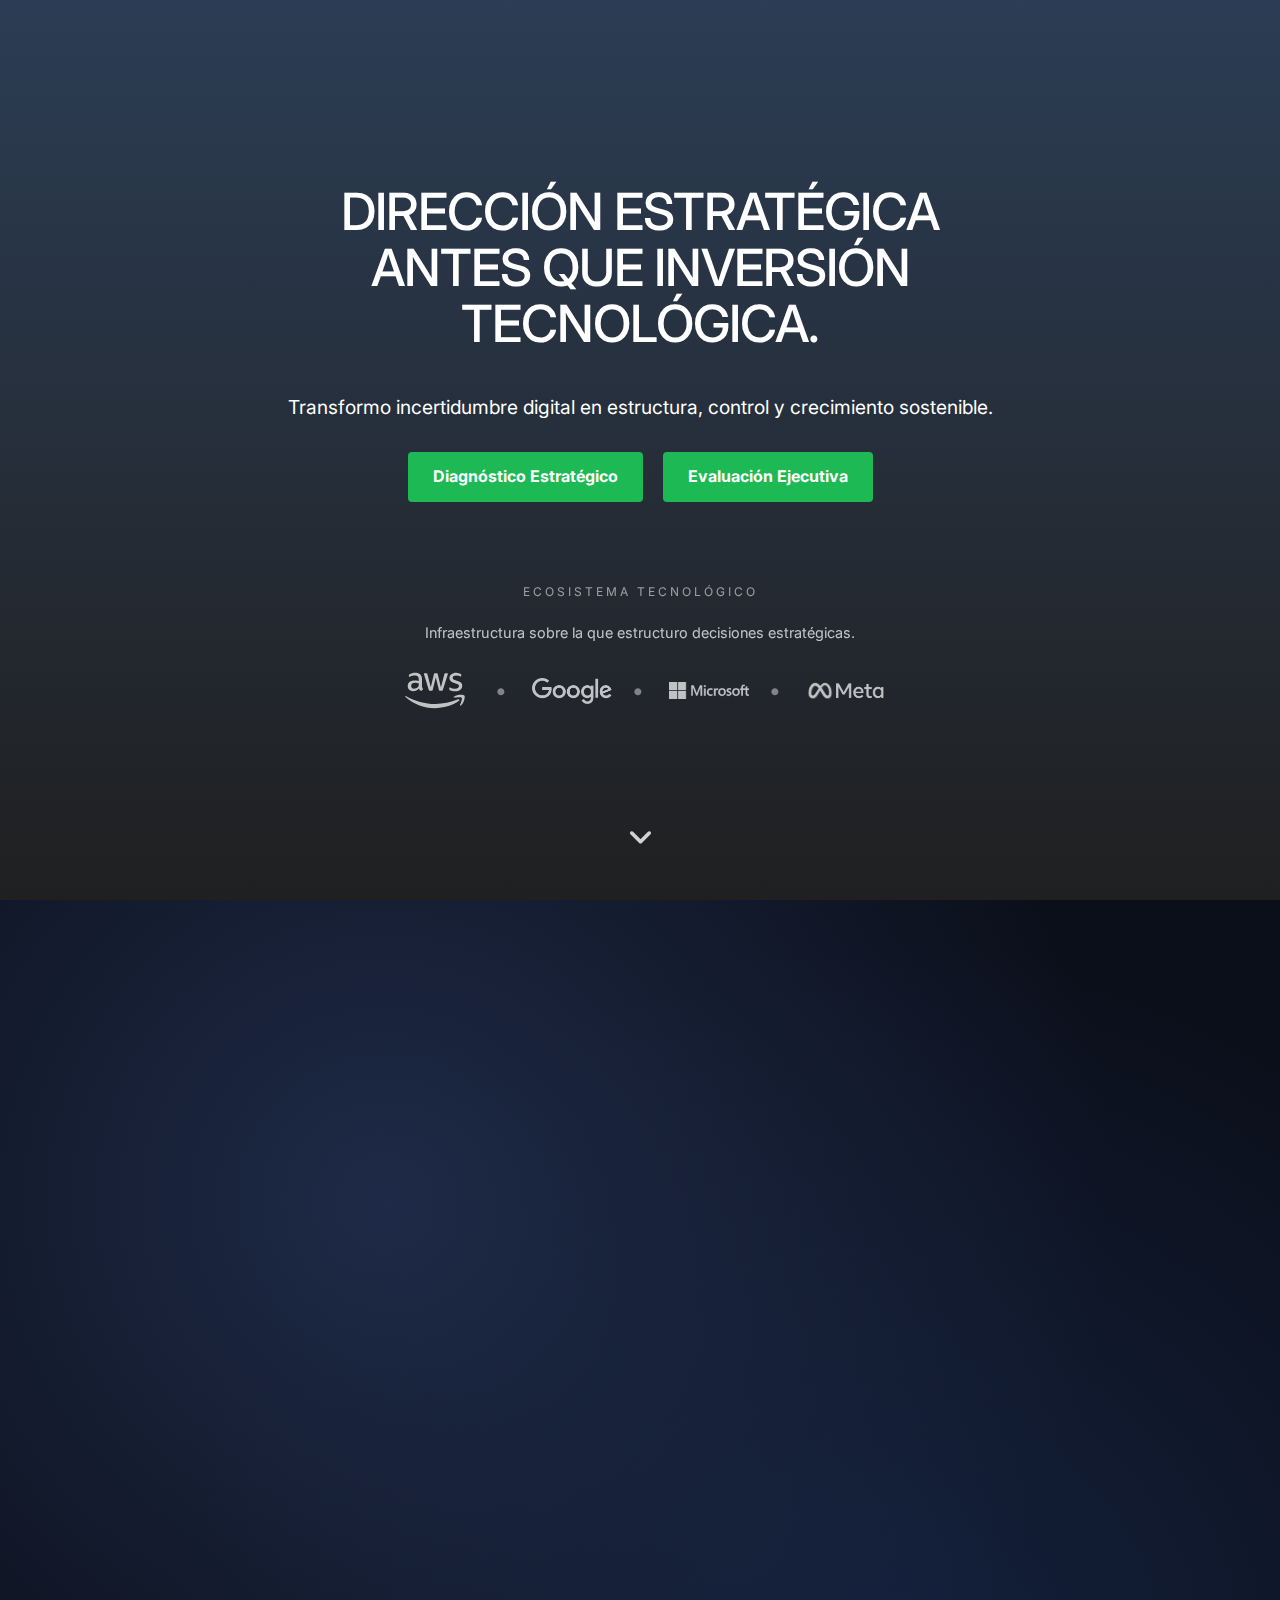
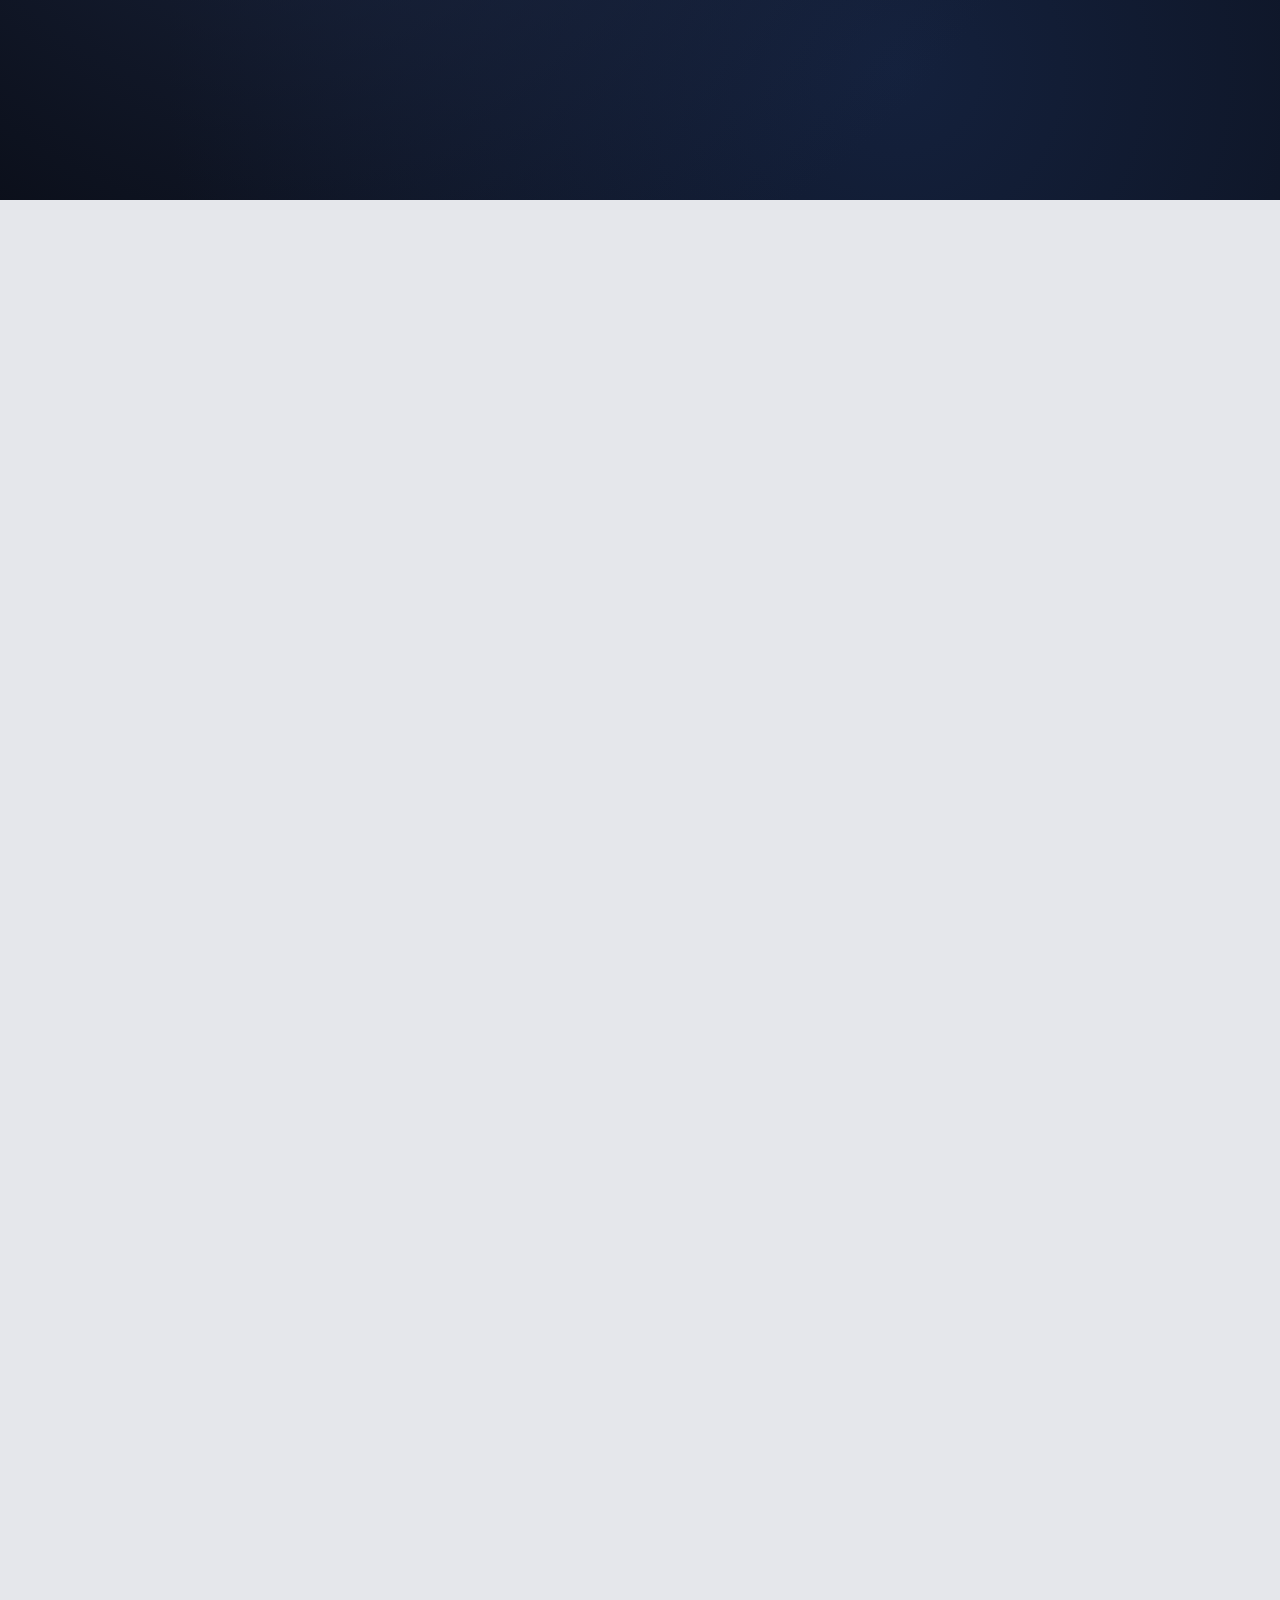
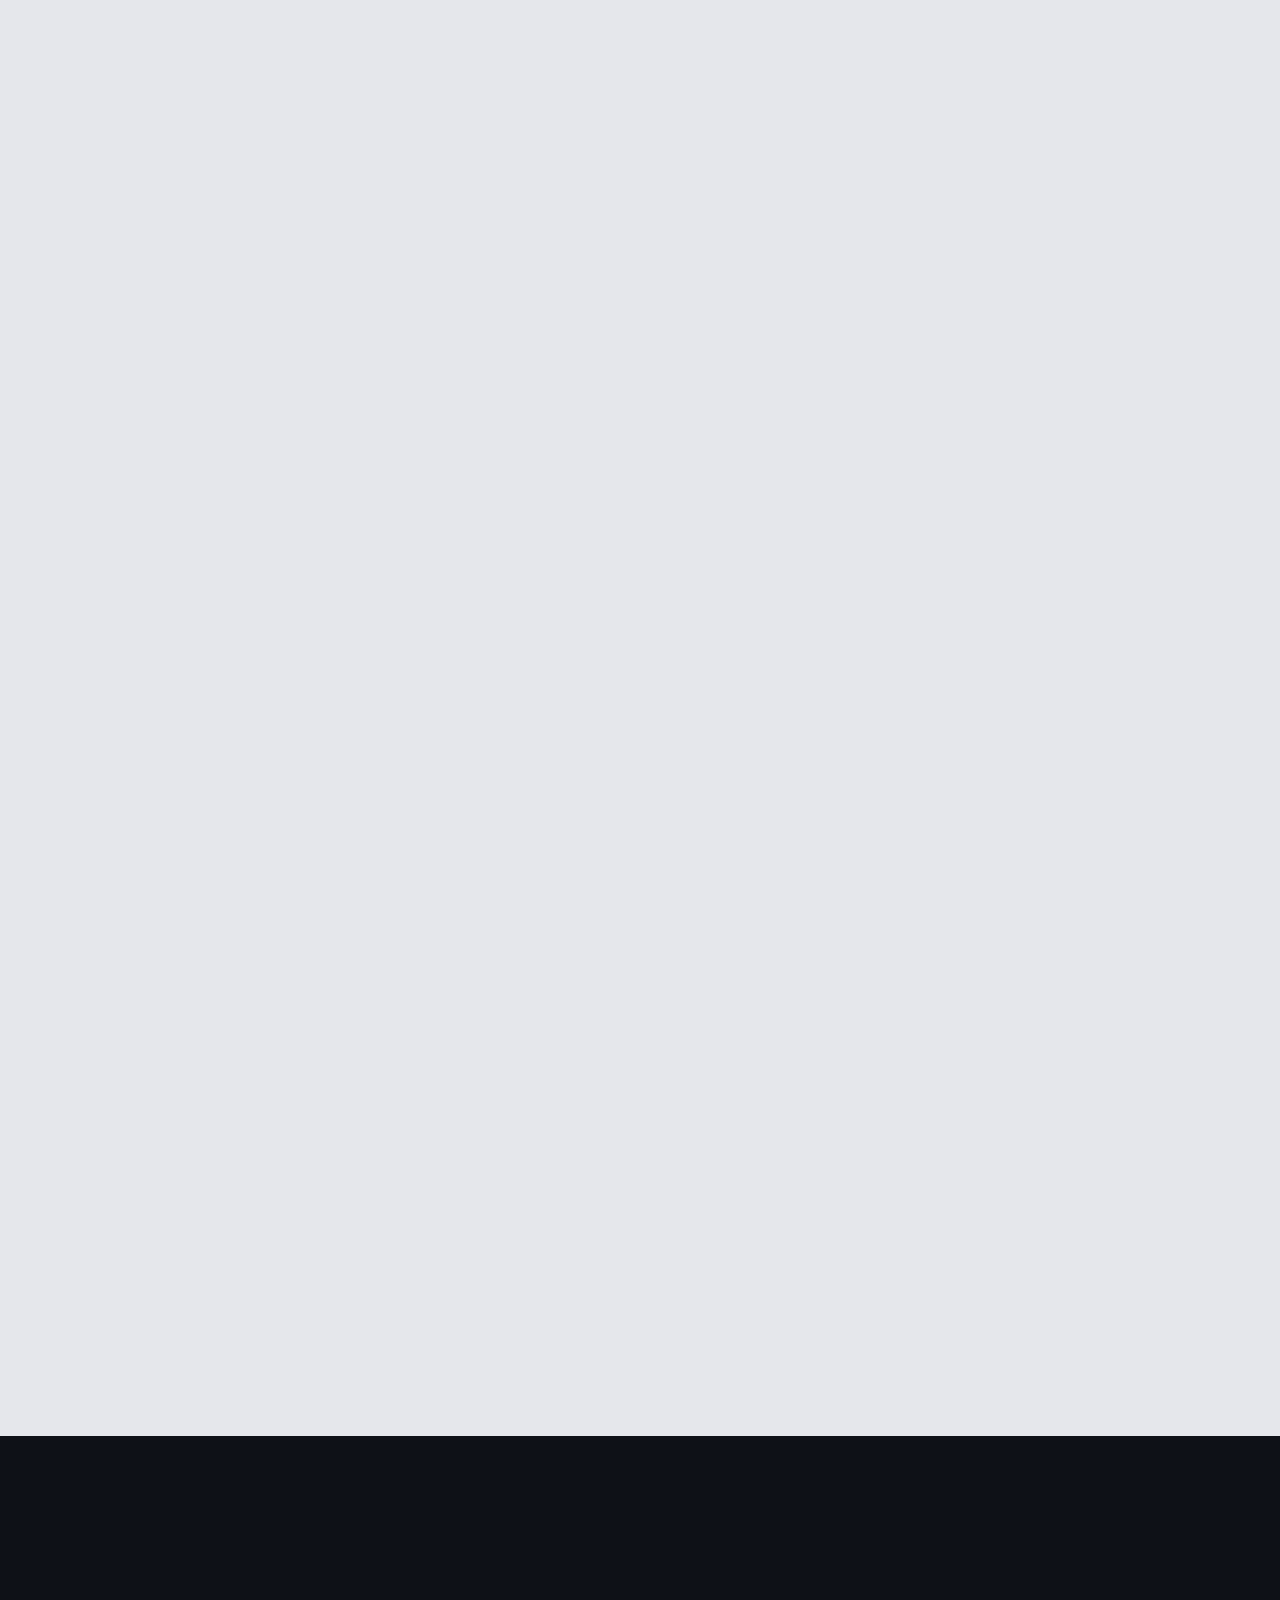
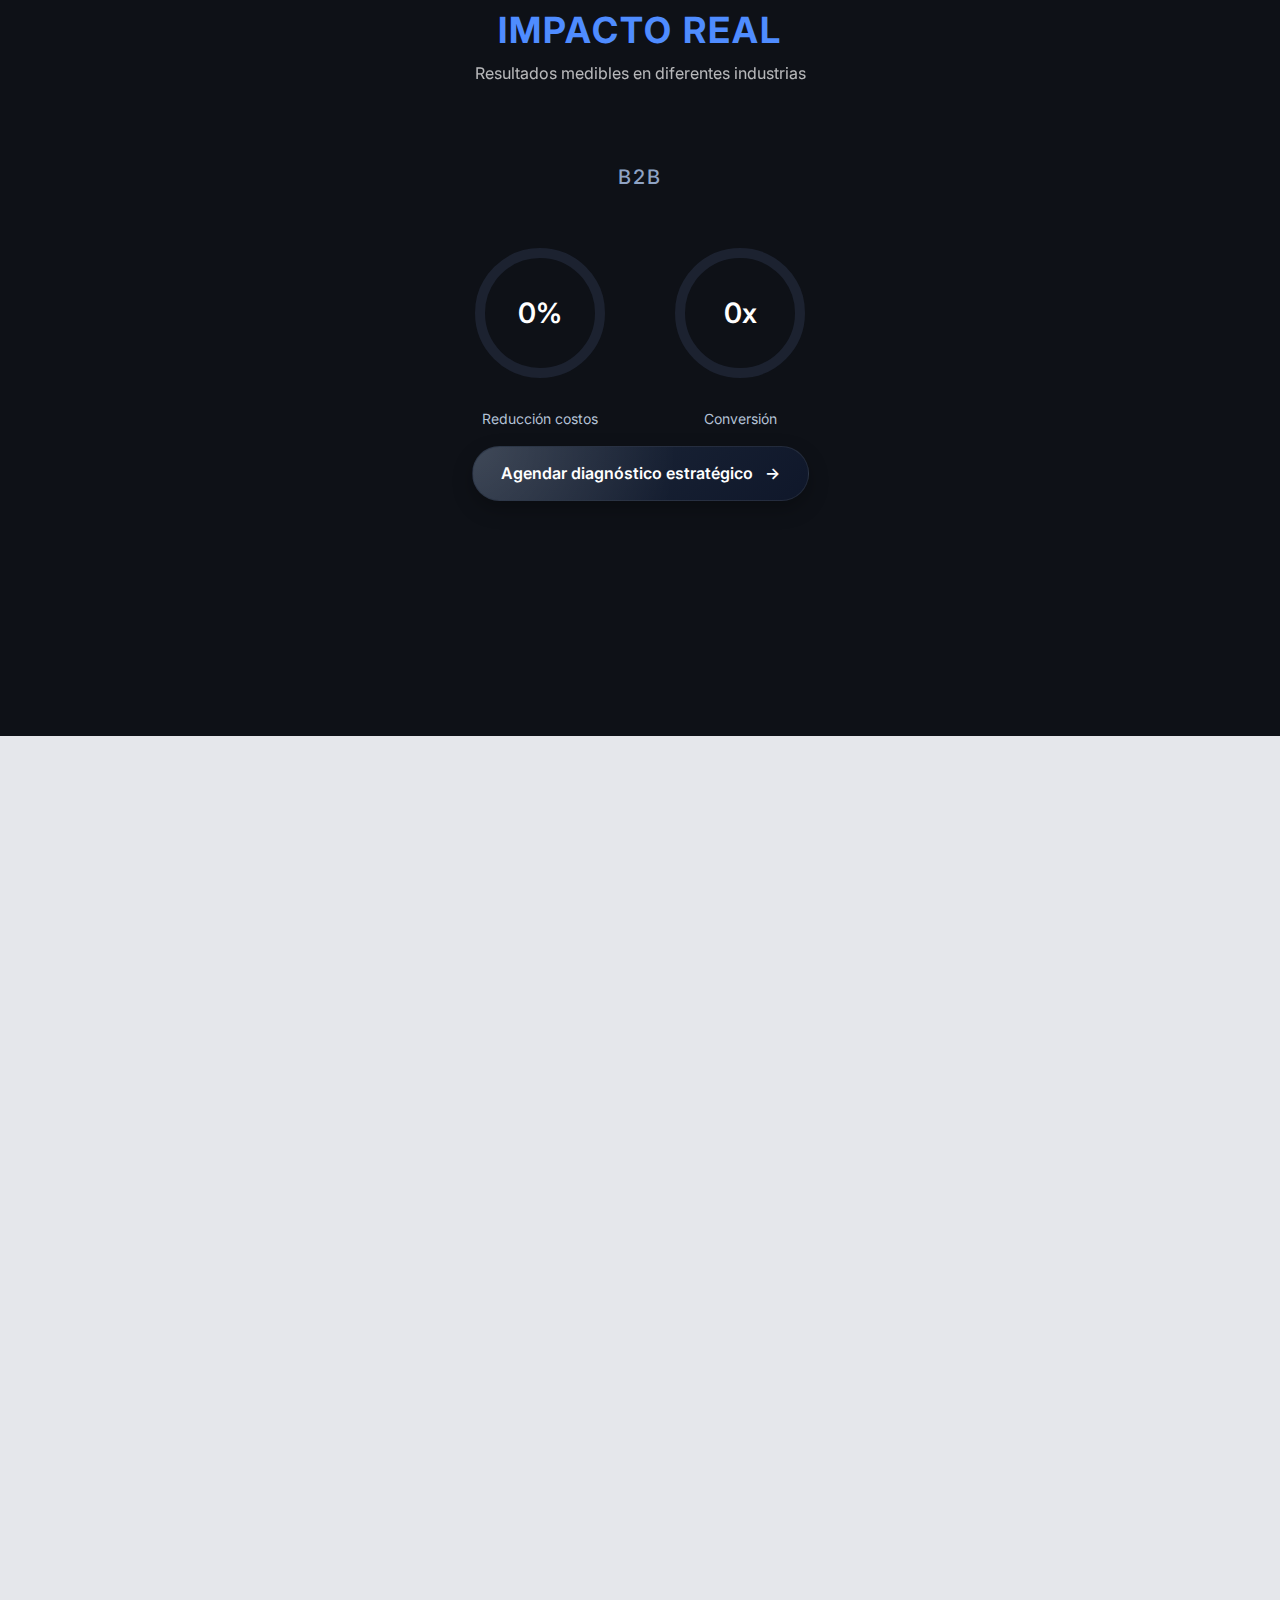
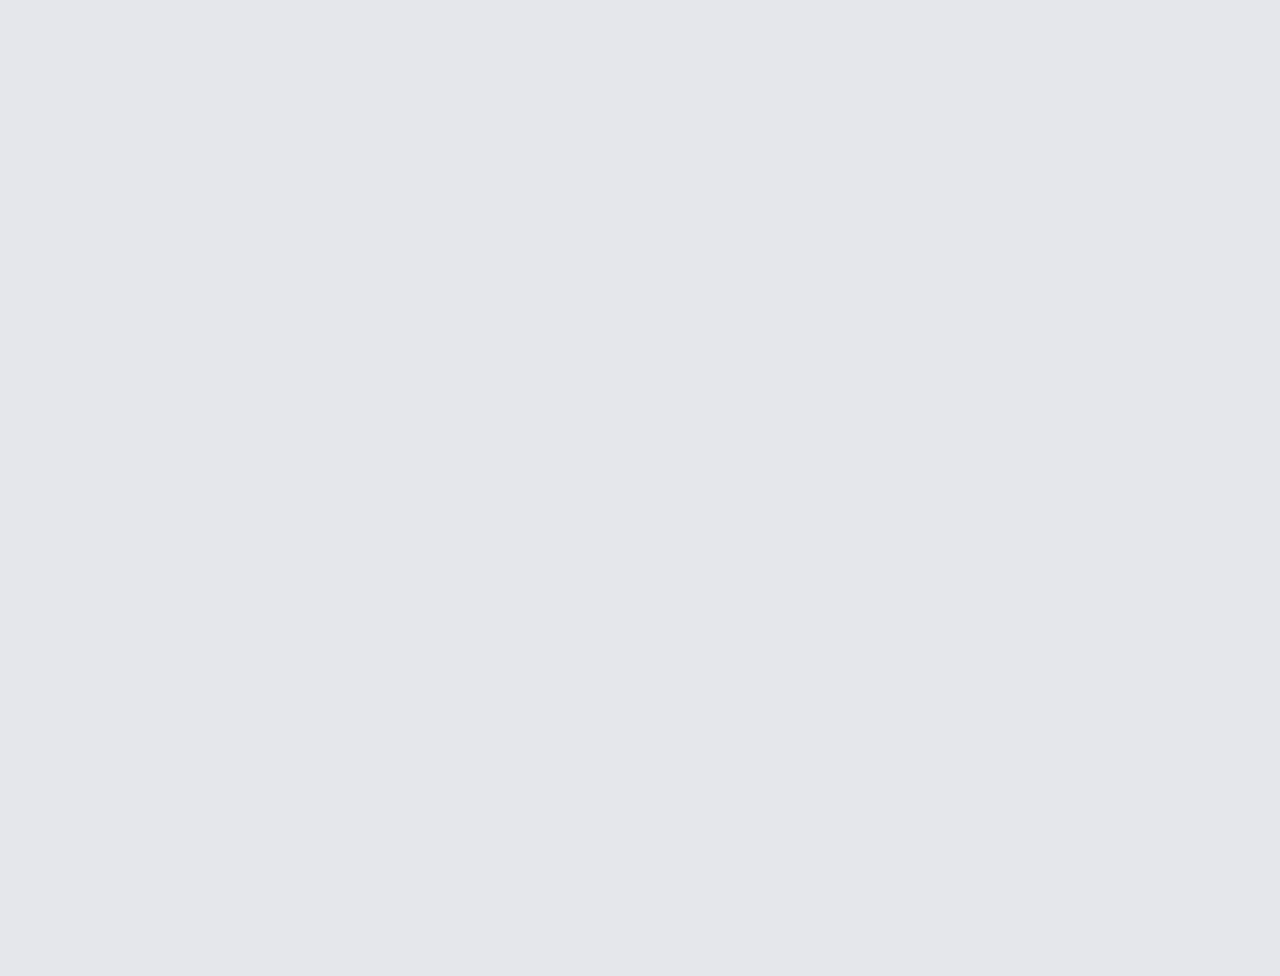
<file: index.html>
<!DOCTYPE html>
<html lang="es">
<head>
  <meta charset="UTF-8">
  <meta name="viewport" content="width=device-width, initial-scale=1.0">
  <link href="https://fonts.googleapis.com/css2?family=Inter:wght@400;600;700&display=swap" rel="stylesheet">

  <!-- Link Fontawsome -->
  <link rel="stylesheet"
href="https://cdnjs.cloudflare.com/ajax/libs/font-awesome/6.5.1/css/all.min.css">

  <!-- SEO -->
  <title>Estratega Digital | ROI y Escalabilidad Empresarial</title>
  <meta name="description" content="Diagnóstico y estrategia digital para empresas que buscan reducir riesgo, escalar con tecnología rentable y mejorar su ROI.">
  <meta name="keywords" content="Consultoría estratégica digital empresarial, Estratega digital para empresas, Transformación digital con ROI">
  <meta name="author" content="Estratega Digital">

  <!-- Open Graph -->
  <meta property="og:title" content="Estratega Digital | ROI y Escalabilidad Empresarial">
  <meta property="og:description" content="Diagnóstico estratégico y arquitectura digital para empresas que buscan dirección y control.">
  <meta property="og:type" content="website">

  <style>
    :root {
      --azul-oscuro: #0B1F3A;
      --negro: #0A0A0A;
      --gris: #E5E7EB;
      --gris-oscuro: #1F2937;
      --verde-acento: #1DB954;
    }

    * {
      margin: 0;
      padding: 0;
      box-sizing: border-box;
      font-family: 'Inter', sans-serif;
      scroll-behavior: smooth;
    }

    body {
      background-color: var(--gris);
      color: var(--gris-oscuro);
      line-height: 1.6;
      overflow-x: hidden;
    }

    section {
      min-height: 100vh;
      padding: 80px 10%;
      display: flex;
      flex-direction: column;
      justify-content: center;   /* centra vertical */
    }

    h1, h2, h3 {
      margin-bottom: 20px;
    }

    h1 {
      font-size: 2.5rem;
    }

    h2 {
      font-size: 2rem;
      color: var(--azul-oscuro);
      text-transform: uppercase;
      font-weight: 600;
      letter-spacing: 2px;
      line-height: 1.1;
    }

    p {
      margin-bottom: 15px;
    }

    /* HERO */
    .hero {
      min-height: 100dvh; /* 👈 clave moderna */
      display: flex;
      flex-direction: column;
      background: linear-gradient(rgba(11,31,58,0.85), rgba(10,10,10,0.9)),
                  url('https://images.unsplash.com/photo-1507679799987-c73779587ccf') center/cover fixed;
      color: white;
      text-align: center;
      padding: 120px 10%;
      align-items: center;
      margin: auto;
      position: relative;
    }

    .hero h1 {
      font-size: 3.2rem;
      font-weight: 500;
      line-height: 1.1;
      letter-spacing: -1px;
      max-width: 900px;
      text-transform: uppercase;
    }

    .hero p {
      font-size: 1.2rem;
      max-width: 800px;
      margin: 20px auto;
    }

    .button-cta {
      display: flex;
    }

    .btn {
      display: inline-block;
      padding: 12px 25px;
      margin: 10px;
      background-color: var(--verde-acento);
      color: white;
      text-decoration: none;
      font-weight: bold;
      border-radius: 4px;
      transition: 0.3s;
    }

    .btn:hover {
      opacity: 0.8;
      transform: translateY(-3px);
    }

    .platforms-block {
      margin-top: 70px;
      display: flex;
      flex-direction: column;
      align-items: center;
      gap: 20px;
      opacity: 0.9;
    }

    .platforms-label {
      font-size: 0.75rem;
      text-transform: uppercase;
      letter-spacing: 3px;
      color: rgba(255,255,255,0.6);
    }

    .platforms-text {
      font-size: 0.9rem;
      max-width: 600px;
      text-align: center;
      color: rgba(255,255,255,0.8);
      margin: 0;
    }

    .logos {
      display: flex;
      align-items: center;
      gap: 25px;
      opacity: 0.8;
    }

    .logo-item {
      display: flex;
      align-items: center;
      position: relative;
    }

    /* Punto automático */
    .logo-item:not(:last-child)::after {
      content: "•";
      margin-left: 20px;
      font-size: 22px;
      color: rgba(255, 255, 255, 0.6);
    }

    .logos img {
      max-width: 80px;
      height: auto;
      filter: grayscale(100%) brightness(0) invert(1);
      transition: all 0.4s ease;
    }

    .logos img:hover {
      filter: grayscale(0%);
      transform: scale(1.05);
      opacity: 1;
    }

    /* DOLOR */
    .dark-section {
      background-color: var(--azul-oscuro);
      color: white;
    }

    .dark-section h2 {
      color: #ffffff;
      text-align: center;
    }

    .dark-section > p {
      text-align: center;
      max-width: 800px;
      margin: 0 auto 60px;
    }

    .dark-section ul {
      margin-top: 20px;
      list-style: none;
    }

    .dark-section li {
      margin-bottom: 10px;
    }

    /* ===== PROBLEMAS / HITOS ===== */
    .problems-grid {
        display: grid;
        grid-template-columns: repeat(auto-fit, minmax(220px, 1fr));
        /*grid-template-columns: repeat(3, 1fr);*/
        gap: 32px;
        list-style: none;
        padding: 0;
        margin: 60px 0;
        justify-content: center;
        margin: auto;
        max-width: 800px;
    }

    /* Card */
     .problem-card {
        transform: translateY(20px);
        animation: fadeUp 0.8s ease forwards;
    }

    .problems-grid li {
        background: rgba(102,126,234,0.08);
        border-radius: 12px;
        padding: 0.75rem 1rem;
        font-weight: 500;
    }

    /* Icono centrado */
    .problem-icon {
        width: 56px;
        height: 56px;
        margin: 0 auto 22px;
        border-radius: 50%;
        background: linear-gradient(135deg, #0B1F3A, #1DB954);
        display: flex;
        align-items: center;
        justify-content: center;
    }

    /* Icono */
    .problem-icon i {
        font-size: 22px;              /* más pequeño */
        color: #ffffff;
    }

    /* Texto */
    .problem-card p {
        font-size: 1rem;
        line-height: 1.5;
        margin: 0;
        font-weight: 500;
        text-align: center;
    }

    @media (max-width: 640px) {
        .problems-grid {
            grid-template-columns: 1fr;
        }
    }

    /*Lo que soluciono*/
    /* Grid de servicios */
    .services-grid {
    display: grid;
    grid-template-columns: repeat(auto-fit, minmax(320px, 1fr));
    gap: 2rem;
    margin-bottom: 4rem;
    }

    /* Cards de servicio */
.service-card {
    border-radius: 20px;
    padding: 2.5rem;
    box-shadow: 0 4px 6px rgba(0, 0, 0, 0.05);
    transition: all 0.3s ease;
    position: relative;
    overflow: hidden;
    }

    .service-card::before {
        content: '';
        position: absolute;
        top: 0;
        left: 0;
        right: 0;
        height: 4px;
        background: linear-gradient(90deg, #0B1F3A, #1DB954);
        transform: scaleX(0);
        transition: transform 0.3s ease;
        }
        .service-card:hover {
        transform: translateY(-10px);
        box-shadow: 0 20px 40px rgba(0, 0, 0, 0.1);
        }
        .service-card:hover::before {
        transform: scaleX(1);
        }

        /* Card destacada */
.service-card.featured {
    border: 2px solid #667eea;
    background: linear-gradient(135deg, #667eea05, #764ba205);
    }
    .featured-badge {
    position: absolute;
    top: 20px;
    right: 20px;
    background: linear-gradient(135deg, #0B1F3A, #1DB954);
    color: white;
    padding: 0.25rem 0.75rem;
    border-radius: 20px;
    font-size: 0.75rem;
    font-weight: 700;
    }

    /* Icono del servicio */
.service-icon {
    width: 70px;
    height: 70px;
    background: linear-gradient(135deg, #0B1F3A15, #1DB95415);
    border-radius: 15px;
    display: flex;
    align-items: center;
    justify-content: center;
    margin-bottom: 1.5rem;
    transition: all 0.3s ease;
    }
    .service-card:hover .service-icon {
      background: linear-gradient(135deg, #0B1F3A, #1DB954);
    transform: scale(1.1);
    }
    .service-icon i {
    font-size: 2rem;
    color: #667eea;
    transition: color 0.3s ease;
    }

    .service-card:hover .service-icon i {
        color: white;
        }
        /* Título del servicio */
        .service-title {
        font-size: 1.5rem;
        font-weight: 700;
        color: #2d3748;
        margin-bottom: 1rem;
        }
        body.dark .service-title {
        color: #ffffff;
        }
        /* Descripción */
        .service-description {
        color: #718096;
        line-height: 1.6;
        margin-bottom: 1.5rem;
        }

  /* Lista de características */
  .service-features {
            list-style: none;
            padding: 0;
            margin: 0 0 1.5rem 0;
            }
            .service-features li {
            padding: 0.5rem 0;
            color: #4a5568;
            display: flex;
            align-items: center;
            gap: 0.75rem;
            }
            body.dark .service-features li {
            color: #a0aec0;
            }

            .service-features i {
                color: #48bb78;
                font-size: 0.875rem;
                }
                /* Link del servicio */
                .service-link {
                color: #667eea;
                font-weight: 600;
                text-decoration: none;
                display: inline-flex;
                align-items: center;
                gap: 0.5rem;
                transition: all 0.3s ease;
                }
                .service-link:hover {
                gap: 1rem;
                }
                .service-link i {
                transition: transform 0.3s ease;
                }

                .service-link:hover i {
                    transform: translateX(5px);
                    }
                    /* CTA final */
                    .services-cta {
                    text-align: center;
                    background: linear-gradient(135deg, #667eea, #764ba2);
                    border-radius: 20px;
                    padding: 3rem 2rem;
                    color: white;
                    }
                    .services-cta h3 {
                    font-size: 2rem;
                    margin-bottom: 1rem;
                    }
                    .services-cta p {
                    font-size: 1.125rem;
                    margin-bottom: 2rem;
                    opacity: 0.95;
                    }

                    .services-cta .btn-primary {
                        background: white;
                        color: #667eea;
                        }
                        .services-cta .btn-primary:hover {
                        background: #f7fafc;
                        transform: translateY(-3px);
                        }
                        /* Responsive */
                        @media (max-width: 640px) {
                        .services-modern {
                        padding: 4rem 1rem;
                        }

                        .section-title {
                            font-size: 2rem;
                        }
                        
                        .section-subtitle {
                            font-size: 1rem;
                        }
                        
                        .services-grid {
                            grid-template-columns: 1fr;
                        }
                        
                        .service-card {
                            padding: 2rem 1.5rem;
                        }

                        .service-icon{
                            display: flex;
                            justify-content: center;
                            margin: auto;
                        }
                        
                        .services-cta h3 {
                            font-size: 1.5rem;
                        }
                    }

    /* ===== FRASE ESTRATÉGICA ===== */
    .strategic-quote {
      margin: 100px auto 0;
      text-align: center;
      max-width: 800px;
    }

    .strategic-quote p {
      font-size: 1.4rem;
      line-height: 1.6;
      font-weight: 400;
      color: rgba(255,255,255,0.75);
      letter-spacing: 0.5px;
    }

    .strategic-quote span {
      display: block;
      margin-top: 10px;
      font-weight: 600;
      font-size: 1.6rem;
      color: #ffffff;
      letter-spacing: 1px;
    }

    /* ===== SLIDER HITOS ===== */
    .slider-progress {
        position: absolute;
        top: 0;
        left: 0;
        height: 4px;
        background: #1DB954;
        width: 0%;
        transition: width 6s linear;
        box-shadow: 0 0 10px rgba(79,140,255,0.6);
        z-index: 10;
    }

    .milestones-slider {
        position: relative;
        width: 100%;
        min-height: 420px;
        overflow: hidden;
        display: flex;
        align-items: center;
        justify-content: center;
        border-radius: 18px;
        margin: 100px 0;
    }

    /* Slides */
    .milestone-slide {
        position: absolute;
        inset: 0;
        padding: 80px 60px;
        display: flex;
        flex-direction: column;
        justify-content: center;
        align-items: center;
        text-align: center;

        background: linear-gradient(145deg, #0B1F3A, #111827);
        border-radius: 20px;

        box-shadow: 
            0 20px 60px rgba(0,0,0,0.4),
            inset 0 0 0 1px rgba(255,255,255,0.05);

        opacity: 0;
        transform: translateY(30px) scale(0.98);
        transition: all 0.7s ease;
    }

    /* Activo */
    .milestone-slide.active {
        opacity: 1;
        transform: translateY(0) scale(1);
        z-index: 2;
    }

    .phase-label {
        font-size: 0.8rem;
        letter-spacing: 3px;
        text-transform: uppercase;
        color: #1DB954;
        margin-bottom: 18px;
        font-weight: 600;
    }

    .milestone-slide::after {
        content: '';
        position: absolute;
        inset: 0;
        background-image: url("data:image/svg+xml,%3Csvg xmlns='http://www.w3.org/2000/svg' width='200' height='200'%3E%3Cfilter id='n'%3E%3CfeTurbulence type='fractalNoise' baseFrequency='0.8' numOctaves='4'/%3E%3C/filter%3E%3Crect width='100%25' height='100%25' filter='url(%23n)' opacity='0.04'/%3E%3C/svg%3E");
        pointer-events: none;
    }

    .milestone-slide::before {
        content: '';
        position: absolute;
        width: 260px;
        height: 260px;
        background: rgba(255,255,255,0.15);
        border-radius: 50%;
        filter: blur(80px);
        top: -80px;
        right: -80px;
    }

    .milestone-slide .bg-icon {
        position: absolute;
        font-size: 12rem;
        opacity: 0.06;
        top: 50%;
        left: 50%;
        transform: translate(-50%, -50%);
    }

    .milestone-slide h3 {
        font-size: clamp(1.8rem, 3vw, 2.6rem);
        font-weight: 700;
        margin-bottom: 20px;
        letter-spacing: -0.5px;
    }

    .milestone-slide p {
        font-size: 1.1rem;
        max-width: 700px;
        opacity: 0.85;
    }

    .milestone-slide ul {
        list-style: none;
        margin-top: 20px;
        padding: 0;
        justify-content: left;
    }

    .milestone-slide li {
        margin: 5px 0;
        font-size: 1rem;
        opacity: 0.9;
        display: flex;
        justify-content: flex-start;  /* ← clave */
        align-items: center;
        gap: 10px;
        line-height: 1.2; /* prueba entre 1.1 y 1.4 */
    }

    .milestone-slide li i {
        color: #1DB954;
    }

    .milestones-list {
      display: grid;
      grid-template-columns: repeat(2, minmax(220px, 1fr));
      gap: 12px 40px;
      justify-content: center;   /* mantiene el bloque centrado */
      text-align: left;          /* texto alineado a la izquierda */
      list-style: none;
      padding: 0;
      margin: 30px auto 0;
      max-width: 600px;
    }

    @media (max-width: 768px) {
        .milestones-list {
            grid-template-columns: 1fr;
        }
    }

    /* Fondos por hito */
    .milestone-slide:nth-child(1) {
        background: linear-gradient(135deg, #6a7cff, #0B1F3B);
    }

    .milestone-slide:nth-child(2) {
        background: linear-gradient(135deg, #0B1F3B, #764ba2);
    }

    .milestone-slide:nth-child(3) {
        background: linear-gradient(135deg, #7f7cff, #0B1F3B);
    }

    .milestone-slide:nth-child(4) {
        background: linear-gradient(135deg, #5f72ff, #0B1F3B);
    }

    .milestone-slide:nth-child(5) {
        background: linear-gradient(135deg, #6b73ff, #a084dc);
    }

    /* Texto */
    .milestone-slide h3 {
        font-size: clamp(1.6rem, 3vw, 2.4rem);
        font-weight: 700;
        margin-bottom: 14px;
    }

    .milestone-slide p {
        font-size: clamp(1rem, 2.2vw, 1.15rem);
        max-width: 720px;
        line-height: 1.6;
        opacity: 0.9;
    }

    /* Flechas */
    .milestone-nav {
        position: absolute;
        top: 50%;
        transform: translateY(-50%) translateY(-1px);
        background: rgba(255, 255, 255, 0.15);
        border: 2px solid rgba(255, 255, 255, 0.6);
        color: #ffffff;              /* ← BLANCO */
        font-size: 2.4rem;
        cursor: pointer;
        z-index: 3;
        transition: all 0.3s ease;
        width: 56px;
        height: 56px;
        border-radius: 50%;
        display: flex;
        align-items: center;
        justify-content: center;
        line-height: 1;
    }

    /* Hover más blanco (como pediste) */
    .milestone-nav:hover {
        background: rgba(255, 255, 255, 0.35);
        border-color: #ffffff;
        color: #ffffff;
    }

    .milestone-nav.prev {
        left: 20px;
    }

    .milestone-nav.next {
        right: 20px;
    }

    /* Dots */
    .milestone-dots {
        position: absolute;
        bottom: 20px;
        display: flex;
        gap: 10px;
        z-index: 4;
    }

    .milestone-dots span {
        width: 34px;
        height: 5px;
        border-radius: 10px;
        background: rgba(255,255,255,0.5);
        cursor: pointer;
        transition: all 0.3s ease;
    }

    .milestone-dots span.active {
        background: #ffffff;
    }

    /* Textos del slider */
    .milestone-slide,
    .milestone-slide h3,
    .milestone-slide p,
    .milestone-slide span {
        color: #ffffff;
    }

    .milestone-arrow {
        color: #ffffff;
        border-color: rgba(255, 255, 255, 0.6);
    }

    /* Hover elegante */
    .milestone-arrow:hover {
        background: rgba(255, 255, 255, 0.15);
        border-color: #ffffff;
    }

    .milestone-slide h3,
    .milestone-slide p {
        text-shadow: 0 2px 8px rgba(0, 0, 0, 0.15);
    }

    /* Responsive */
    @media (max-width: 768px) {
        .milestones-slider {
            height: 580px;
        }
        .milestone-nav {
            font-size: 1.6rem;   /* más pequeñas */
            opacity: 0.8;
        }

        .milestone-nav.prev {
            left: 10px;
        }

        .milestone-nav.next {
            right: 10px;
        }

        .milestone-arrow {
            font-size: 1.4rem;
            width: 38px;
            height: 38px;
        }
    }

    .table-wrapper {
      width: 100%;
      overflow-x: auto;
      -webkit-overflow-scrolling: touch;
    }

    .executive-table {
      min-width: 900px; /* o el ancho real de tu tabla */
      border-collapse: collapse;
    }

    .table-wrapper::-webkit-scrollbar {
      height: 6px;
    }

    .table-wrapper::-webkit-scrollbar-thumb {
      background: #ccc;
      border-radius: 4px;
    }


    /* CENTRAR TITULOS SECCION SOLUCION */
    #soluciones {
      margin-top: 40px;
    }

    section.fade-in h2 {
      text-align: center;
    }


    /* BENEFICIOS */
    .grid-3 {
      display: grid;
      grid-template-columns: repeat(auto-fit, minmax(250px, 1fr));
      gap: 40px;
    }

    .grid-2 { 
      display: grid;
      grid-template-columns: repeat(2, 1fr);
      gap: 40px;
    }

    @media (max-width: 768px) {
      .grid-2 {
        grid-template-columns: 1fr;
      }
    }


    .impact-section {
      padding: 160px 0;
      background: #0e1117;
      text-align: center;
      color: #fff;
    }

    .impact-container {
      display: flex;
      justify-content: center;
      gap: 120px;
      flex-wrap: wrap;
    }

    .impact-group {
      display: flex;
      flex-direction: column;
      align-items: center;
    }

    .impact-title {
      margin-bottom: 50px;
      font-size: 20px;
      letter-spacing: 2px;
      font-weight: 500;
      color: #8fa3c4;
    }

    .impact-metrics {
      display: flex;
      gap: 60px;
      flex-wrap: wrap;
      justify-content: center;
    }

    .impact-item {
      display: flex;
      flex-direction: column;
      align-items: center;
      max-width: 180px;
    }

    .circle {
      position: relative;
      width: 140px;
      height: 140px;
      margin-bottom: 25px;
    }

    .circle svg {
      transform: rotate(-90deg);
    }

    .circle circle {
      fill: none;
      stroke-width: 10;
      stroke-linecap: round;
    }

    .circle .bg {
      stroke: #1c2230;
    }

    .circle .progress {
      stroke: #4f8cff;
      stroke-dasharray: 377;
      stroke-dashoffset: 377;
      transition: stroke-dashoffset 1.8s ease-out;
    }

    .number {
      position: absolute;
      inset: 0;
      display: flex;
      align-items: center;
      justify-content: center;
      font-size: 28px;
      font-weight: 600;
    }

    .impact-label {
      font-size: 14px;
      color: #b4c2d6;
      text-align: center;
    }

    .impact-header {
      text-align: center;
      margin-bottom: 60px;
    }

    .impact-main-title {
      font-size: 36px;
      font-weight: 700;
      margin-bottom: 10px;
      color: #4f8cff;
    }

    .impact-subtitle {
      font-size: 16px;
      opacity: 0.7;
    }


    /* TABLA */
    table {
      width: 100%;
      border-collapse: collapse;
      margin-top: 30px;
    }

    th, td {
      padding: 15px;
      border: 1px solid #ccc;
      text-align: center;
    }

    th {
      background-color: var(--azul-oscuro);
      color: white;
    }

    /* FAQ Section */
    .faq {
      background: linear-gradient(135deg, #0B1F3A, #111827);
      padding: 100px 10%;
      color: #ffffff;
    }

    .faq-list {
      max-width: 1200px;
      margin: 0 auto;
    }

    .faq-item {
      background: rgb(255, 255, 255);
      border: 1px solid rgba(255,255,255,0.08);
      border-radius: 12px;
      margin-bottom: 18px;
      overflow: hidden;
      transition: all 0.4s ease;
      backdrop-filter: blur(6px);
    }

    .faq-item:hover {
      border-color: rgba(133, 182, 150, 0.5);
      transform: translateY(-3px);
    }

    .faq-item.active {
      background: rgb(255, 255, 255);
      border-color: #1DB954;
    }

    .faq-question {
      width: 100%;
      padding: 22px 28px;
      background: transparent;
      border: none;
      text-align: left;
      font-size: 1rem;
      font-weight: 500;
      cursor: pointer;
      display: flex;
      justify-content: space-between;
      align-items: center;
      color: #1F2937;
      transition: all 0.3s ease;
    }

    .faq-question:hover {
      color: #1DB954;
      padding-left: 32px;
    }

    .faq-item.active .faq-question{
      font-weight: 600;
      color: #1DB954;
    }

    .faq-icon {
      font-size: 1rem;
      color: #1F2937;
      transition: transform 0.35s cubic-bezier(0.4, 0, 0.2, 1);
    }

    .faq-item:hover .faq-icon {
      color: #1DB954;
    }

    .faq-item.active .faq-icon {
      transform: rotate(180deg);
    }

    .faq-answer {
      max-height: 0;
      overflow: hidden;
      opacity: 0;
      padding: 0 28px;
      transition: max-height 0.6s ease, opacity 0.4s ease, padding 0.6s ease;
    }

    .faq-item.active .faq-answer {
      max-height: 300px;
      opacity: 1;
      padding: 10px 28px 25px;
    }

    .faq-answer p {
      font-size: 0.95rem;
      line-height: 1.7;
      color: #1F2937;
    }

    .faq-item.active .faq-answer p {  /* ⬅️ CAMBIO: Selector correcto */
      transform: translateY(0);
    }

    /* Animaciones */
    .fade-in {
      opacity: 0;
      transform: translateY(40px);
      transition: all 1s ease;
    }

    .fade-in.visible {
      opacity: 1;
      transform: translateY(0);
    }

    /* Responsive */
    @media(max-width: 768px) {
      .hero {
        padding: 80px 20px;
        min-height: 100dvh;
      }

      .hero h1 {
        font-size: 1.9rem;
        line-height: 1.2;
      }

      .platforms-block {
        margin-top: 40px;
      }

      .logos img {
        max-width: 50px;
      }

      .logo-item:not(:last-child)::after {
        margin-left: 10px;
        margin-right: -10px;
      }

      .button-cta {
        flex-direction: column;
        align-items: center;
        width: 100%;
      }

      .btn {
        width: 100%;
        max-width: 320px;
        margin: 8px 0;
        text-align: center;
      }
    }

    .scroll-down {
      position: absolute;
      bottom: 40px;
      left: 50%;
      transform: translateX(-50%);
      cursor: pointer;
      font-size: 28px;
      color: white;
      animation: float 2.2s ease-in-out infinite;
      opacity: 0.8;
      transition: opacity 0.3s ease;
    }

    .scroll-down:hover {
      opacity: 1;
    }

    @keyframes float {
      0%   { transform: translate(-50%, 0); }
      50%  { transform: translate(-50%, 10px); }
      100% { transform: translate(-50%, 0); }
    }

    /*ESTILO TECH HERO SCHEMA*/
    .hero-ecosistema {
      position: relative;
      padding: 120px 20px;
      background: #0b0f1a;
      color: white;
      overflow: hidden;
      text-align: center;
    }

    .container {
      max-width: 1100px;
      margin: 0 auto;
      position: relative;
      z-index: 2;
    }

    /* Parallax background */
    .parallax-bg {
      position: absolute;
      top: -50px;
      left: 0;
      width: 100%;
      height: 130%;
      background: radial-gradient(circle at 30% 30%, #1e2a47 0%, transparent 60%),
                  radial-gradient(circle at 70% 70%, #14213d 0%, transparent 60%);
      z-index: 1;
      transform: translateY(0);
      transition: transform 0.2s ease-out;
    }

    .hero-ecosistema h2 {
      font-size: 2.2rem;
      font-weight: 600;
      line-height: 1.4;
      margin-bottom: 30px;
      color: #4da3ff;
    }

    .sub-text {
      font-size: 1.2rem;
      color: #8fa1c7;
      margin-bottom: 60px;
    }

    /* Grid */
    .tech-grid {
      display: grid;
      grid-template-columns: repeat(auto-fit, minmax(220px, 1fr));
      gap: 30px;
      margin-bottom: 80px;
    }

    .tech-card {
      background: rgba(255,255,255,0.05);
      border: 1px solid rgba(255,255,255,0.08);
      padding: 40px 20px;
      border-radius: 16px;
      backdrop-filter: blur(10px);
      transition: all 0.4s ease;
      cursor: pointer;
    }

    .tech-card:hover {
      transform: translateY(-8px);
      border-color: #4da3ff;
      box-shadow: 0 20px 40px rgba(77,163,255,0.15);
    }

    .icon {
      font-size: 2.2rem;
      margin-bottom: 20px;
    }

    .tech-card h3 {
      font-size: 1.1rem;
      font-weight: 500;
    }

    .tech-card span {
      display: block;
      font-size: 0.8rem;
      opacity: 0.6;
      margin-top: 6px;
    }

    .closing-text p {
      font-size: 1.2rem;
      max-width: 750px;
      margin: 0 auto;
      color: #c7d3f5;
      line-height: 1.6;
    }

    /* Animación */
    .fade-up {
      opacity: 0;
      transform: translateY(40px);
      transition: all 0.8s ease;
    }

    .fade-up.active {
      opacity: 1;
      transform: translateY(0);
    }

    /* Responsive */
    @media (max-width: 768px) {
      .hero-ecosistema {
        padding: 80px 20px;
      }

      .hero-ecosistema h2 {
        font-size: 1.6rem;
      }

      .tech-card {
        padding: 30px 15px;
      }
    }

    /*CTA BUTTON*/
    .cta-button {
      display: inline-flex;
      align-items: center;
      gap: 12px;
      padding: 14px 28px;
      border-radius: 50px;
      font-weight: 600;
      font-size: 16px;
      text-decoration: none;
      position: relative;
      overflow: hidden;
      transition: all 0.4s ease;
      
      background: linear-gradient(135deg, #1e293b, #0f172a);
      color: #ffffff;
      border: 1px solid rgba(255,255,255,0.08);
      
      box-shadow: 0 8px 20px rgba(0,0,0,0.25);
    }

    .cta-button::before {
      content: "";
      position: absolute;
      width: 200%;
      height: 200%;
      top: -100%;
      left: -100%;
      background: radial-gradient(circle, rgba(255,255,255,0.15), transparent 60%);
      transition: all 0.6s ease;
    }

    .cta-button:hover::before {
      top: -50%;
      left: -50%;
    }

    .cta-button:hover {
      transform: translateY(-3px);
      box-shadow: 0 15px 35px rgba(0,0,0,0.35);
    }

    .cta-icon {
      transition: transform 0.3s ease;
    }

    .cta-button:hover .cta-icon {
      transform: translateX(6px);
    }
  </style>
</head>
<body>

<!-- HERO -->
<section class="hero">
  <h1>
    Dirección estratégica<br>
    antes que inversión tecnológica.
  </h1>  
  <p>Transformo incertidumbre digital en estructura, control y crecimiento sostenible.</p>
  <div class="button-cta">
    <a href="#contacto" class="btn">Diagnóstico Estratégico</a>
    <a href="#contacto" class="btn">Evaluación Ejecutiva</a>
  </div>

  <div class="platforms-block">
    <span class="platforms-label">Ecosistema tecnológico</span>
    <span class="platforms-text">
      Infraestructura sobre la que estructuro decisiones estratégicas.
    </span>
  
    <div class="logos">
      <div class="logo-item">
        <img src="images/Amazon_Web_Services-Logo.wine.svg" alt="Amazon Web Services Logo">
      </div>
    
      <div class="logo-item">
        <img src="images/google-logo.png" alt="Google Logo">
      </div>
    
      <div class="logo-item">
        <img src="images/Microsoft_logo.svg.png" alt="Microsoft Logo">
      </div>
    
      <div class="logo-item">
        <img src="images/Meta-Logo.png" alt="Meta Platforms Logo">
      </div>
    </div>
  </div>
  <a href="#about" class="scroll-down">
    <i class="fa-solid fa-angle-down"></i>
  </a>  
</section>

<!-- HERO 2 - Ecosistema Digital -->
<section id="about" class="hero-ecosistema">
  
  <div class="parallax-bg"></div>

  <div class="container">
    
    <div class="ecosistema-header fade-up">
      <h2>
        Ayudo a empresas a ordenar su ecosistema digital,
        reducir riesgos y escalar con tecnología rentable.
      </h2>

      <p class="sub-text">
        Implemento tecnologías estratégicas como:
      </p>
    </div>

    <div class="tech-grid fade-up">
      
      <div class="tech-card">
        <div class="icon">🧠</div>
        <h3>Estrategia digital</h3>
      </div>

      <div class="tech-card">
        <div class="icon">🎯</div>
        <h3>Branding</h3>
      </div>

      <div class="tech-card">
        <div class="icon">☁️</div>
        <h3>Arquitectura e Infraestructura Digital</h3>
      </div>
      
      <div class="tech-card">
        <div class="icon">⚙️</div>
        <h3>Automatización</h3>
      </div>

    </div>

    <div class="closing-text fade-up">
      <p>
        No se trata de implementar herramientas.
        Se trata de elegir la tecnología correcta,
        en el momento correcto del negocio.
      </p>
    </div>

  </div>
</section>

<!-- DOLOR -->
<section class="dark-section fade-in">
  <h2>Los costos silenciosos que están afectando su empresa</h2>
  <ul class="problems-grid">
    <li class="problem-card">
        <div class="problem-icon">
            <i class="fa-solid fa-sack-dollar"></i>
        </div>
        <p>Inversiones digitales sin retorno claro</p>
    </li>

    <li class="problem-card">
        <div class="problem-icon">
          <i class="fa-solid fa-diagram-project"></i>
        </div>
        <p>Sistemas que no se comunican entre sí</p>
    </li>

    <li class="problem-card">
        <div class="problem-icon">
          <i class="fa-solid fa-user-lock"></i>
        </div>
        <p>Dependencia excesiva de proveedores técnicos</p>
    </li>

    <li class="problem-card">
        <div class="problem-icon">
          <i class="fa-solid fa-layer-group"></i>
        </div>
        <p>Deuda técnica acumulada</p>
    </li>

    <li class="problem-card">
        <div class="problem-icon">
            <i class="fa-solid fa-clock"></i>
        </div>
        <p>Procesos manuales que elevan costos operativos</p>
    </li>
    <li class="problem-card">
      <div class="problem-icon">
        <i class="fa-solid fa-eye-slash"></i>
      </div>
      <p>Datos sin medición ni decisiones claras</p>
  </li>        
</ul>
<div class="strategic-quote">
  <p>
    La mayoría de empresas no falla por falta de tecnología.
    <span>Falla por falta de dirección.</span>
  </p>
</div>
</section>

<!-- SOLUCIÓN -->
<section class="fade-in">
  <h2>No vendo herramientas</h2>
  <h2 class="service-title">Ordeno decisiones digitales con impacto financiero.</h2>
  <!-- Grid de servicios -->
  <div class="services-grid grid-2" id="soluciones">
    <!-- Servicio 1 -->
    <div class="service-card">
        <div class="service-icon"><i class="fa-solid fa-chess-king"></i></div>
        <h3 class="service-title">Para CEO</h3>
        <p class="service-description">
            Escalabilidad sin aumentar nómina y mitigación de riesgo.
        </p>
        <ul class="service-features">
            <li><i class="fas fa-check"></i> Claridad en decisiones digitales críticas</li>
            <li><i class="fas fa-check"></i> Escalabilidad sin aumentar nómina</li>
            <li><i class="fas fa-check"></i> Ventaja competitiva basada en eficiencia</li>
            <li><i class="fas fa-check"></i> Continuidad operativa y mitigación de riesgo</li>
        </ul>
        <a href="#contacto" class="service-link">
            Más información <i class="fas fa-arrow-right"></i>
        </a>
    </div>    
    
    <!-- Servicio 2 -->
    <div class="service-card featured">
      <div class="featured-badge">Revenue</div>
      <div class="service-icon"><i class="fa-solid fa-chart-line"></i></div>
      <h3 class="service-title">Para CMO</h3>
      <p class="service-description">
          Escalabilidad de revenue mediante automatización inteligente y arquitectura de datos.
      </p>
      <ul class="service-features">
          <li><i class="fas fa-check"></i> Automatización estratégica de leads</li>
          <li><i class="fas fa-check"></i> Integración CRM + Data Layer</li>
          <li><i class="fas fa-check"></i> Respuestas automatizadas con IA</li>
          <li><i class="fas fa-check"></i> Arquitectura de conversión medible</li>
      </ul>
      <a href="#contacto" class="service-link">
          Más información <i class="fas fa-arrow-right"></i>
      </a>
  </div>
</div>
</section>

<!-- METODOLOGÍA -->
<section class="dark-section fade-in">
  <h2>Strategic Growth Architecture™ (SGA-360)</h2>
  <p>Un proceso diseñado para convertir incertidumbre digital en estructura rentable.</p>

  <div class="milestones-slider">

    <div class="slider-progress"></div>

      <div class="milestone-slide active">
        <span class="phase-label">Fase 1</span>
          <h3>Diagnóstico Ejecutivo</h3>
          <p>Evaluación integral de:</p>
          <ul class="milestones-list">
              <li><i class="fas fa-check"></i> Riesgo tecnológico</li>
              <li><i class="fas fa-check"></i> Estructura digital</li>
              <li><i class="fas fa-check"></i> Procesos operativos</li>
              <li><i class="fas fa-check"></i> Rentabilidad digital actual</li>
          </ul>
        <span>Entrega: Informe estratégico con mapa de riesgos y oportunidades.</span>
      </div>

      <div class="milestone-slide">
        <span class="phase-label">Fase 2</span>
          <h3>Arquitectura Estratégica</h3>
          <p>Diseño del modelo ideal:</p>
          <ul class="milestones-list">
              <li><i class="fas fa-check"></i> Prioridades de inversión</li>
              <li><i class="fas fa-check"></i> Roadmap tecnológico</li>
              <li><i class="fas fa-check"></i> Modelo de automatización</li>
              <li><i class="fas fa-check"></i> KPIs financieros y operativos</li>
          </ul>
      </div>

      <div class="milestone-slide">
        <span class="phase-label">Fase 3</span>
          <h3>Ejecución con Aliados</h3>
          <p>Implementación con equipos técnicos certificados y control estratégico continuo.</p>
          <span>Usted no gestiona proveedores.<br />
            Gestiona resultados.</span>
      </div>

      <div class="milestone-slide">
        <span class="phase-label">Fase 4</span>
          <h3>Optimización y Validación de ROI</h3>
          <ul class="milestones-list">
              <li><i class="fas fa-check"></i> Medición de impacto</li>
              <li><i class="fas fa-check"></i> Ajustes estratégicos</li>
              <li><i class="fas fa-check"></i> Escalabilidad progresiva</li>
              <li><i class="fas fa-check"></i> Reporte ejecutivo trimestral</li>
          </ul>
      </div>

      <!-- Flechas -->
      <button class="milestone-nav prev">&#10094;</button>
      <button class="milestone-nav next">&#10095;</button>

      <!-- Dots -->
      <div class="milestone-dots"></div>

    </div> 
    <div class="impact-header">
      <a href="#contacto" class="cta-button">
        <span class="cta-text">Agendar diagnóstico estratégico</span>
        <span class="cta-icon">→</span>
      </a> 
    </div>    
</section>

<!-- CASOS -->
<section class="impact-section" id="impact">
  <!-- Título principal -->
  <div class="impact-header">
    <h2 class="impact-main-title">Impacto real</h2>
    <p class="impact-subtitle">Resultados medibles en diferentes industrias</p>
  </div>

  <div class="impact-container">

    <!-- B2B -->
    <div class="impact-group">
      <h3 class="impact-title">B2B</h3>

      <div class="impact-metrics">

        <div class="impact-item">
          <div class="circle" data-value="32" data-suffix="%">
            <svg width="140" height="140">
              <circle class="bg" cx="70" cy="70" r="60"></circle>
              <circle class="progress" cx="70" cy="70" r="60"></circle>
            </svg>
            <div class="number">0%</div>
          </div>
          <p class="impact-label">Reducción costos</p>
        </div>

        <div class="impact-item">
          <div class="circle" data-value="2.4" data-suffix="x">
            <svg width="140" height="140">
              <circle class="bg" cx="70" cy="70" r="60"></circle>
              <circle class="progress" cx="70" cy="70" r="60"></circle>
            </svg>
            <div class="number">0x</div>
          </div>
          <p class="impact-label">Conversión</p>
        </div>

      </div>
    </div>

  </div>
  <div class="impact-header">
    <a href="#contacto" class="cta-button">
      <span class="cta-text">Agendar diagnóstico estratégico</span>
      <span class="cta-icon">→</span>
    </a> 
  </div>
</section>

<!-- TABLA -->
<section class="fade-in table-wrapper">
  <h2>Executive Board View</h2>
  <table class="executive-table">
    <tr>
      <th>Factor</th>
      <th>Mi Servicio</th>
      <th>Proveedor</th>
      <th>In-House</th>
    </tr>
    <tr>
      <td>Enfoque</td>
      <td>Estratégico + ROI</td>
      <td>Técnico</td>
      <td>Operativo</td>
    </tr>
    <tr>
      <td>Visión Financiera</td>
      <td style="color: green">✔</td>
      <td style="color: red">✖</td>
      <td>Parcial</td>
    </tr>
    <tr>
      <td>Reducción Riesgo</td>
      <td style="color: green">✔</td>
      <td>Limitada</td>
      <td>Dependiente</td>
    </tr>
    <tr>
      <td>Escalabilidad</td>
      <td>Arquitectura estructurada</td>
      <td>Improvisada</td>
      <td>Lenta</td>
    </tr>
    <tr>
      <td>Gobierno Tecnológico</td>
      <td>Si</td>
      <td>No</td>
      <td>Parcial</td>
    </tr>
    <tr>
      <td>Acompañamiento Ejecutivo</td>
      <td>Directo</td>
      <td>No</td>
      <td>No Estratégico</td>
    </tr>
  </table>
</section>

<!-- FAQ -->
<section id="contacto" class="fade-in">
  <div class="container">
    <h2>¿Aún tienes preguntas? ¡Vamos a Resolverlas!</h2>
    <div class="faq-list">
      <div class="faq-item">
        <button class="faq-question">
          <span>1. ¿Cuánto tiempo toma el diagnóstico?</span>
          <span class="faq-icon"><i class="fa-solid fa-angle-down"></i></span>
        </button>
        <div class="faq-answer">
          <p>👉 Entre 2 y 4 semanas dependiendo de la complejidad operativa.</p>
        </div>
      </div>
      <div class="faq-item">
        <button class="faq-question">
          <span>2. ¿Reemplaza a mi equipo técnico?</span>
          <span class="faq-icon"><i class="fa-solid fa-angle-down"></i></span>
        </button>
        <div class="faq-answer">
          <p>👉 No. Lo potencia y le da dirección estratégica.</p>
        </div>
      </div>
      <div class="faq-item">
        <button class="faq-question">
          <span>3. ¿Es solo para grandes empresas?</span>
          <span class="faq-icon"><i class="fa-solid fa-angle-down"></i></span>
        </button>
        <div class="faq-answer">
          <p>👉 Trabajo con empresas en punto de inflexión que requieren estructura y visión de crecimiento sostenible.</p>
        </div>
      </div>
      <div class="faq-item">
        <button class="faq-question">
          <span>4. ¿Garantiza resultados?</span>
          <span class="faq-icon"><i class="fa-solid fa-angle-down"></i></span>
        </button>
        <div class="faq-answer">
          <p>👉 Garantizo estructura, claridad y decisiones basadas en datos. La ejecución se mide bajo indicadores definidos desde la fase estratégica.</p>
        </div>
      </div>
    </div>
  </div>

  <a target="_blank" href="contacto" class="btn">Agendar Diagnóstico Ejecutivo</a>
</section>

<script>
  // Animación scroll
  const animatedElements = document.querySelectorAll('.fade-in, .fade-up');

  const appearOnScroll = new IntersectionObserver((entries, observer) => {
    entries.forEach(entry => {
      if (!entry.isIntersecting) return;
      entry.target.classList.add('visible', 'active');
      observer.unobserve(entry.target);
    });
  }, { threshold: 0.2 });

  animatedElements.forEach(el => appearOnScroll.observe(el));

  // FAQ Accordion
  function initFAQ() {
    const faqItems = document.querySelectorAll(".faq-item");

    faqItems.forEach((item) => {
      const question = item.querySelector(".faq-question");

      question.addEventListener("click", () => {
        faqItems.forEach((otherItem) => {
          if (otherItem !== item) {
            otherItem.classList.remove("active");
          }
        });

        item.classList.toggle("active");
      });
    });
  }

  initFAQ();

  // Scroll del arrow down del header
  document.querySelector('.scroll-down').addEventListener('click', function(e) {
    e.preventDefault();
    document.querySelector('#about').scrollIntoView({
      behavior: 'smooth'
    });
  });

  // SLIDER SUAVE Y ESTABLE PARA LOS HITOS
  const slides = document.querySelectorAll('.milestone-slide');
  const prevBtn = document.querySelector('.milestone-nav.prev');
  const nextBtn = document.querySelector('.milestone-nav.next');
  const dotsContainer = document.querySelector('.milestone-dots');

  let current = 0;
  let autoPlayInterval;
  let autoPlayDelay = 6000;
  let resumeTimeout;
  const resumeDelay = 10000; // 10 segundos

  /* Crear dots */
  slides.forEach((_, i) => {
      const dot = document.createElement('span');
      if (i === 0) dot.classList.add('active');
      dot.addEventListener('click', () => {
          goToSlide(i);
          pauseAutoplay();
      });
      dotsContainer.appendChild(dot);
  });

  const dots = document.querySelectorAll('.milestone-dots span');

  function showSlide(index) {
      slides.forEach(slide => slide.classList.remove('active'));
      dots.forEach(dot => dot.classList.remove('active'));

      slides[index].classList.add('active');
      dots[index].classList.add('active');

      resetProgressBar(); // 🔥 reinicia barra cada vez que cambia
  }

  function nextSlide() {
      current = (current + 1) % slides.length;
      showSlide(current);
  }

  function prevSlide() {
      current = (current - 1 + slides.length) % slides.length;
      showSlide(current);
  }

  function goToSlide(index) {
      current = index;
      showSlide(current);
  }

  /* Autoplay */
  function startAutoplay() {
      clearInterval(autoPlayInterval);
      autoPlayInterval = setInterval(nextSlide, autoPlayDelay);
  }

  function pauseAutoplay() {
      clearInterval(autoPlayInterval);
      clearTimeout(resumeTimeout);

      resumeTimeout = setTimeout(() => {
          startAutoplay();
      }, resumeDelay);
  }

  /* Eventos */
  nextBtn.addEventListener('click', () => {
      nextSlide();
      pauseAutoplay();
  });

  prevBtn.addEventListener('click', () => {
      prevSlide();
      pauseAutoplay();
  });


  // SLIDER PROGRESS
  const progressBar = document.querySelector('.slider-progress');

  /* Iniciar auto */
  startAutoplay();
  resetProgressBar();

  function resetProgressBar() {
      progressBar.style.transition = "none";
      progressBar.style.width = "0%";

      // Forzar reflow para reiniciar animación
      void progressBar.offsetWidth;

      progressBar.style.transition = `width ${autoPlayDelay}ms linear`;
      progressBar.style.width = "100%";
  }

  // SCROLL IMPACTO RESULTADOS
  const circles = document.querySelectorAll('.circle');

  const observer = new IntersectionObserver(entries => {
    entries.forEach(entry => {
      if (entry.isIntersecting) {
        animateCircle(entry.target);
        observer.unobserve(entry.target);
      }
    });
  }, { threshold: 0.6 });

  circles.forEach(circle => observer.observe(circle));

  function animateCircle(circle) {
    const value = parseFloat(circle.getAttribute('data-value'));
    const suffix = circle.getAttribute('data-suffix') || '%';
    const progress = circle.querySelector('.progress');
    const number = circle.querySelector('.number');

    const radius = 60;
    const circumference = 2 * Math.PI * radius;

    progress.style.strokeDasharray = circumference;

    const duration = 2000;
    const startTime = performance.now();

    function animate(time) {
      const elapsed = time - startTime;
      const progressTime = Math.min(elapsed / duration, 1);

      let currentValue = value * progressTime;

      // Si es decimal como 2.4x
      if (suffix === 'x') {
        currentValue = currentValue.toFixed(1);
      } else {
        currentValue = Math.floor(currentValue);
      }

      number.innerHTML = currentValue + suffix;

      // Siempre calculamos el círculo sobre base 100
      const percentage = suffix === 'x' 
        ? (value / 3) * 100 // Ajuste visual para escala x (puedes cambiar 3 por el máximo esperado)
        : value;

      const offset = circumference - (percentage / 100) * circumference;
      progress.style.strokeDashoffset = offset;

      if (progressTime < 1) {
        requestAnimationFrame(animate);
      }
    }

    requestAnimationFrame(animate);
  }

  const scrollArrow = document.querySelector('.scroll-down');

  if (scrollArrow) {
    scrollArrow.addEventListener('click', function(e) {
      e.preventDefault();
      document.querySelector('#about').scrollIntoView({
        behavior: 'smooth'
      });
    });
  }

  //PARALLAX
  window.addEventListener("scroll", function(){
    const parallax = document.querySelector(".parallax-bg");
    if (!parallax) return;
    let scrollPosition = window.pageYOffset;
    parallax.style.transform = "translateY(" + scrollPosition * 0.2 + "px)";
  });
</script>  

</body>
</html>
</file>
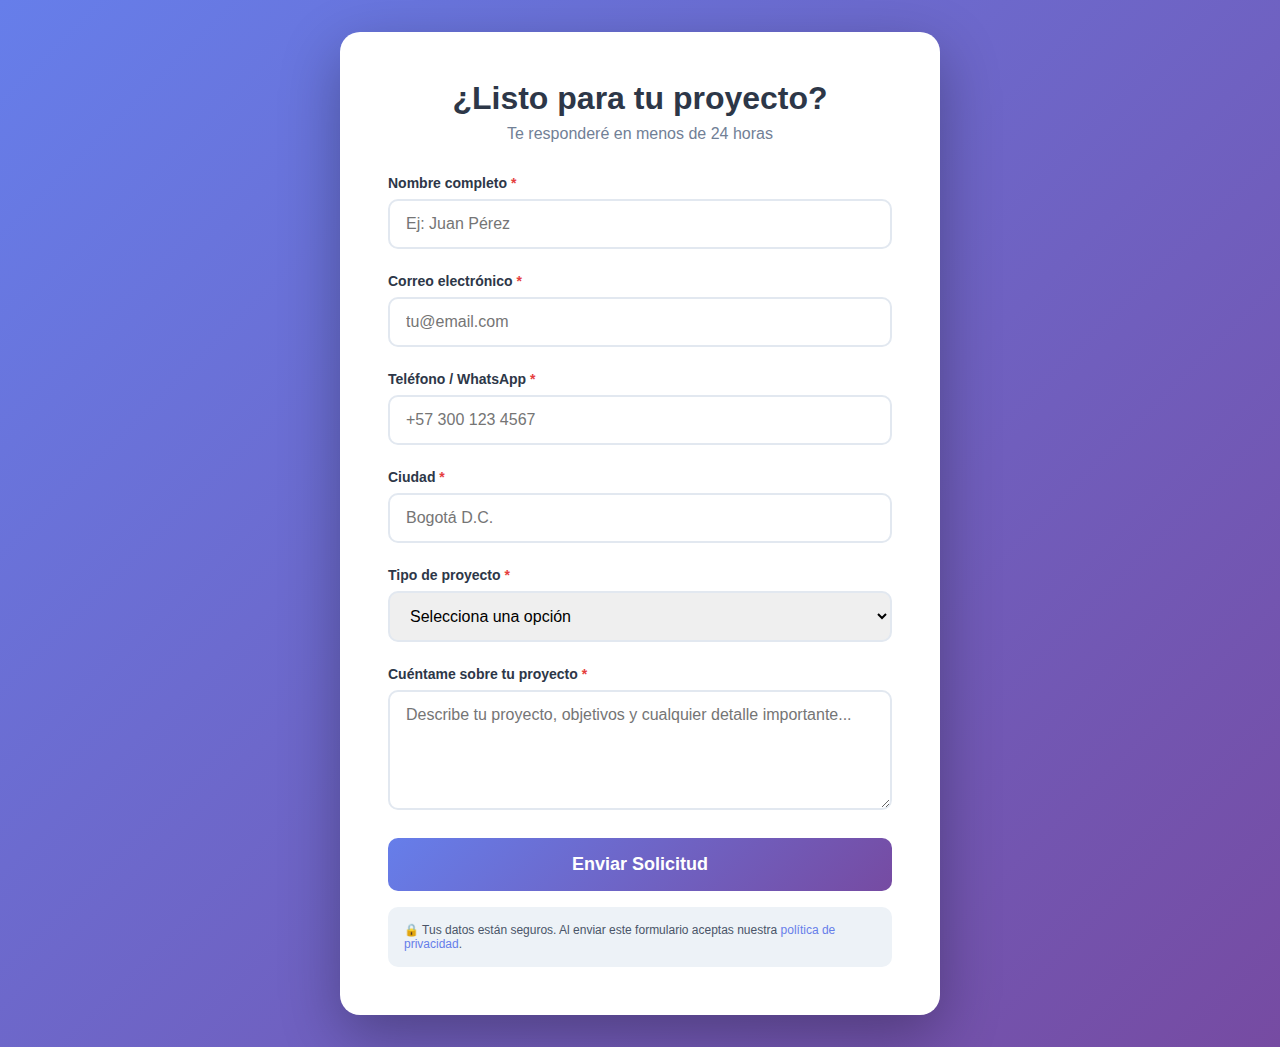
<file: contacto/index.html>
<!DOCTYPE html>
<html lang="es">
<head>
    <meta charset="UTF-8">
    <meta name="viewport" content="width=device-width, initial-scale=1.0">
    <title>Formulario Optimizado</title>
    <style>
        * {
            margin: 0;
            padding: 0;
            box-sizing: border-box;
        }

        body {
            font-family: -apple-system, BlinkMacSystemFont, 'Segoe UI', Roboto, Oxygen, Ubuntu, Cantarell, sans-serif;
            background: linear-gradient(135deg, #667eea 0%, #764ba2 100%);
            padding: 2rem;
            min-height: 100vh;
            display: flex;
            align-items: center;
            justify-content: center;
        }

        .contact-container {
            max-width: 600px;
            width: 100%;
            background: white;
            border-radius: 20px;
            padding: 3rem;
            box-shadow: 0 20px 60px rgba(0, 0, 0, 0.3);
        }

        .form-header {
            text-align: center;
            margin-bottom: 2rem;
        }

        .form-title {
            font-size: 2rem;
            font-weight: 800;
            color: #2d3748;
            margin-bottom: 0.5rem;
        }

        .form-subtitle {
            color: #718096;
            font-size: 1rem;
        }

        .form-group {
            margin-bottom: 1.5rem;
        }

        .form-label {
            display: block;
            font-weight: 600;
            color: #2d3748;
            margin-bottom: 0.5rem;
            font-size: 0.875rem;
        }

        .form-label .required {
            color: #e53e3e;
        }

        .input-wrapper {
            position: relative;
        }

        .form-input, .form-textarea {
            width: 100%;
            padding: 0.875rem 1rem;
            border: 2px solid #e2e8f0;
            border-radius: 10px;
            font-size: 1rem;
            transition: all 0.3s ease;
            font-family: inherit;
        }

        .form-input:focus, .form-textarea:focus {
            outline: none;
            border-color: #667eea;
            box-shadow: 0 0 0 3px rgba(102, 126, 234, 0.1);
        }

        .form-input.error, .form-textarea.error {
            border-color: #e53e3e;
        }

        .form-input.success, .form-textarea.success {
            border-color: #48bb78;
        }

        .form-textarea {
            min-height: 120px;
            resize: vertical;
        }

        .input-icon {
            position: absolute;
            right: 1rem;
            top: 50%;
            transform: translateY(-50%);
            pointer-events: none;
        }

        .error-message {
            color: #e53e3e;
            font-size: 0.75rem;
            margin-top: 0.5rem;
            display: none;
        }

        .error-message.show {
            display: block;
        }

        .success-message {
            color: #48bb78;
            font-size: 0.75rem;
            margin-top: 0.5rem;
            display: none;
        }

        .success-message.show {
            display: block;
        }

        .submit-button {
            width: 100%;
            padding: 1rem;
            background: linear-gradient(135deg, #667eea 0%, #764ba2 100%);
            color: white;
            border: none;
            border-radius: 10px;
            font-size: 1.125rem;
            font-weight: 700;
            cursor: pointer;
            transition: all 0.3s ease;
            display: flex;
            align-items: center;
            justify-content: center;
            gap: 0.5rem;
        }

        .submit-button:hover:not(:disabled) {
            transform: translateY(-2px);
            box-shadow: 0 10px 30px rgba(102, 126, 234, 0.3);
        }

        .submit-button:disabled {
            opacity: 0.6;
            cursor: not-allowed;
        }

        .spinner {
            display: none;
            width: 20px;
            height: 20px;
            border: 3px solid rgba(255, 255, 255, 0.3);
            border-radius: 50%;
            border-top-color: white;
            animation: spin 1s linear infinite;
        }

        .submit-button.loading .spinner {
            display: block;
        }

        .submit-button.loading .button-text {
            display: none;
        }

        @keyframes spin {
            to { transform: rotate(360deg); }
        }

        .privacy-notice {
            margin-top: 1rem;
            padding: 1rem;
            background: #edf2f7;
            border-radius: 10px;
            font-size: 0.75rem;
            color: #4a5568;
        }

        .privacy-notice a {
            color: #667eea;
            text-decoration: none;
        }

        .success-alert {
            display: none;
            padding: 1rem;
            background: #c6f6d5;
            border: 2px solid #48bb78;
            border-radius: 10px;
            color: #22543d;
            margin-bottom: 1rem;
            text-align: center;
        }

        .success-alert.show {
            display: block;
        }

        @media (max-width: 640px) {
            .contact-container {
                padding: 2rem 1.5rem;
            }

            .form-title {
                font-size: 1.5rem;
            }
        }
    </style>
</head>
<body>
    <div class="contact-container">
        <div class="form-header">
            <h2 class="form-title">¿Listo para tu proyecto?</h2>
            <p class="form-subtitle">Te responderé en menos de 24 horas</p>
        </div>

        <form id="mG61Hd" onsubmit="return submitUserForm();" novalidate method="post">
            <div class="form-group">
                <label class="form-label" for="name">
                    Nombre completo <span class="required">*</span>
                </label>
                <div class="input-wrapper">
                    <input 
                        type="text" 
                        id="name" 
                        name="entry.986028393" 
                        class="form-input" 
                        placeholder="Ej: Juan Pérez"
                        required="required"
                    >
                </div>
                <span class="error-message" id="nameError">Por favor ingresa tu nombre completo</span>
            </div>

            <div class="form-group">
                <label class="form-label" for="email">
                    Correo electrónico <span class="required">*</span>
                </label>
                <div class="input-wrapper">
                    <input 
                        type="email" 
                        id="email" 
                        name="entry.1240404565" 
                        class="form-input" 
                        placeholder="tu@email.com"
                        required
                    >
                </div>
                <span class="error-message" id="emailError">Ingresa un correo válido</span>
            </div>

            <div class="form-group">
                <label class="form-label" for="phone">
                    Teléfono / WhatsApp <span class="required">*</span>
                </label>
                <div class="input-wrapper">
                    <input 
                        type="tel" 
                        id="phone" 
                        name="entry.558641381" 
                        class="form-input" 
                        placeholder="+57 300 123 4567"
                        required
                    >
                </div>
                <span class="error-message" id="phoneError">Ingresa un teléfono válido</span>
            </div>

            <div class="form-group">
                <label class="form-label" for="city">
                    Ciudad <span class="required">*</span>
                </label>
                <div class="input-wrapper">
                    <input 
                        type="text" 
                        id="city" 
                        name="entry.650908303" 
                        class="form-input" 
                        placeholder="Bogotá D.C."
                        required
                    >
                </div>
                <span class="error-message" id="cityError">Por Favor ingresa tu ciudad a la que vives</span>
            </div>

            <div class="form-group">
                <label class="form-label" for="service">
                    Tipo de proyecto <span class="required">*</span>
                </label>
                <select id="service" name="entry.594277303" class="form-input" required>
                    <option value="">Selecciona una opción</option>
                    <option value="web-corporativa">Sitio Web Corporativo</option>
                    <option value="ecommerce">Tienda Online (E-commerce)</option>
                    <option value="landing-page">Landing Page</option>
                    <option value="wordpress">WordPress Personalizado</option>
                    <option value="moodle">Plataforma E-learning (Moodle)</option>
                    <option value="mantenimiento">Mantenimiento Web</option>
                    <option value="mantenimiento">Automatización de respuestas con IA</option>
                    <option value="mantenimiento">Gestión de datos alineados a tu negocio</option>
                    <option value="mantenimiento">Desarrollo web y software a la medida</option>
                    <option value="otro">Otro</option>
                </select>
                <span class="error-message" id="serviceError">Selecciona el tipo de proyecto</span>
            </div>

            <div class="form-group">
                <label class="form-label" for="message">
                    Cuéntame sobre tu proyecto <span class="required">*</span>
                </label>
                <textarea 
                    id="message" 
                    name="entry.1470397911" 
                    class="form-textarea" 
                    placeholder="Describe tu proyecto, objetivos y cualquier detalle importante..."
                    required
                ></textarea>
                <span class="error-message" id="messageError">Por favor describe tu proyecto</span>
            </div>

            <button type="submit" class="submit-button" id="submitButton">
                <span class="spinner"></span>
                <span class="button-text">Enviar Solicitud</span>
            </button>

            <div class="privacy-notice">
                🔒 Tus datos están seguros. Al enviar este formulario aceptas nuestra 
                <a href="#privacidad">política de privacidad</a>.
            </div>
        </form>

        <div class="success-alert" id="successAlert">
            ✅ ¡Mensaje enviado exitosamente! Te contactaré pronto.
        </div>
    </div>

    <script>
        document.getElementById("mG61Hd").addEventListener("submit", function(e) {
            e.preventDefault(); // 🚫 evita redirección
        
            let isValid = true;
        
            // Obtener campos
            const name = document.getElementById("name");
            const email = document.getElementById("email");
            const phone = document.getElementById("phone");
            const city = document.getElementById("city");
            const service = document.getElementById("service");
            const message = document.getElementById("message");
        
            // Reset errores
            document.querySelectorAll(".error-message").forEach(el => el.style.display = "none");
        
            // Validaciones
            if (name.value.trim() === "") {
                document.getElementById("nameError").style.display = "block";
                isValid = false;
            }
        
            if (!email.value.includes("@")) {
                document.getElementById("emailError").style.display = "block";
                isValid = false;
            }
        
            if (phone.value.trim() === "") {
                document.getElementById("phoneError").style.display = "block";
                isValid = false;
            }
        
            if (city.value.trim() === "") {
                document.getElementById("cityError").style.display = "block";
                isValid = false;
            }
        
            if (service.value === "") {
                document.getElementById("serviceError").style.display = "block";
                isValid = false;
            }
        
            if (message.value.trim() === "") {
                document.getElementById("messageError").style.display = "block";
                isValid = false;
            }
        
            if (!isValid) return;
        
            // Spinner
            const button = document.getElementById("submitButton");
            button.disabled = true;
        
            // Datos para Google Forms
            const formData = new FormData();
            formData.append("entry.986028393", name.value);
            formData.append("entry.1240404565", email.value);
            formData.append("entry.558641381", phone.value);
            formData.append("entry.650908303", city.value);
            formData.append("entry.594277303", service.value);
            formData.append("entry.1470397911", message.value);
        
            fetch("https://docs.google.com/forms/u/0/d/e/1FAIpQLScEfhaPnenzk8FLizBL3cVPJNaYnn0WA8umPaeAzWukOIbNBQ/formResponse", {
                method: "POST",
                mode: "no-cors",
                body: formData
            })
            .then(() => {
                document.getElementById("successAlert").style.display = "block";
                document.getElementById("mG61Hd").reset();
            })
            .catch(() => {
                alert("Hubo un error al enviar el formulario.");
            })
            .finally(() => {
                button.disabled = false;
            });
        });
        </script>
</body>
</html>
</file>
